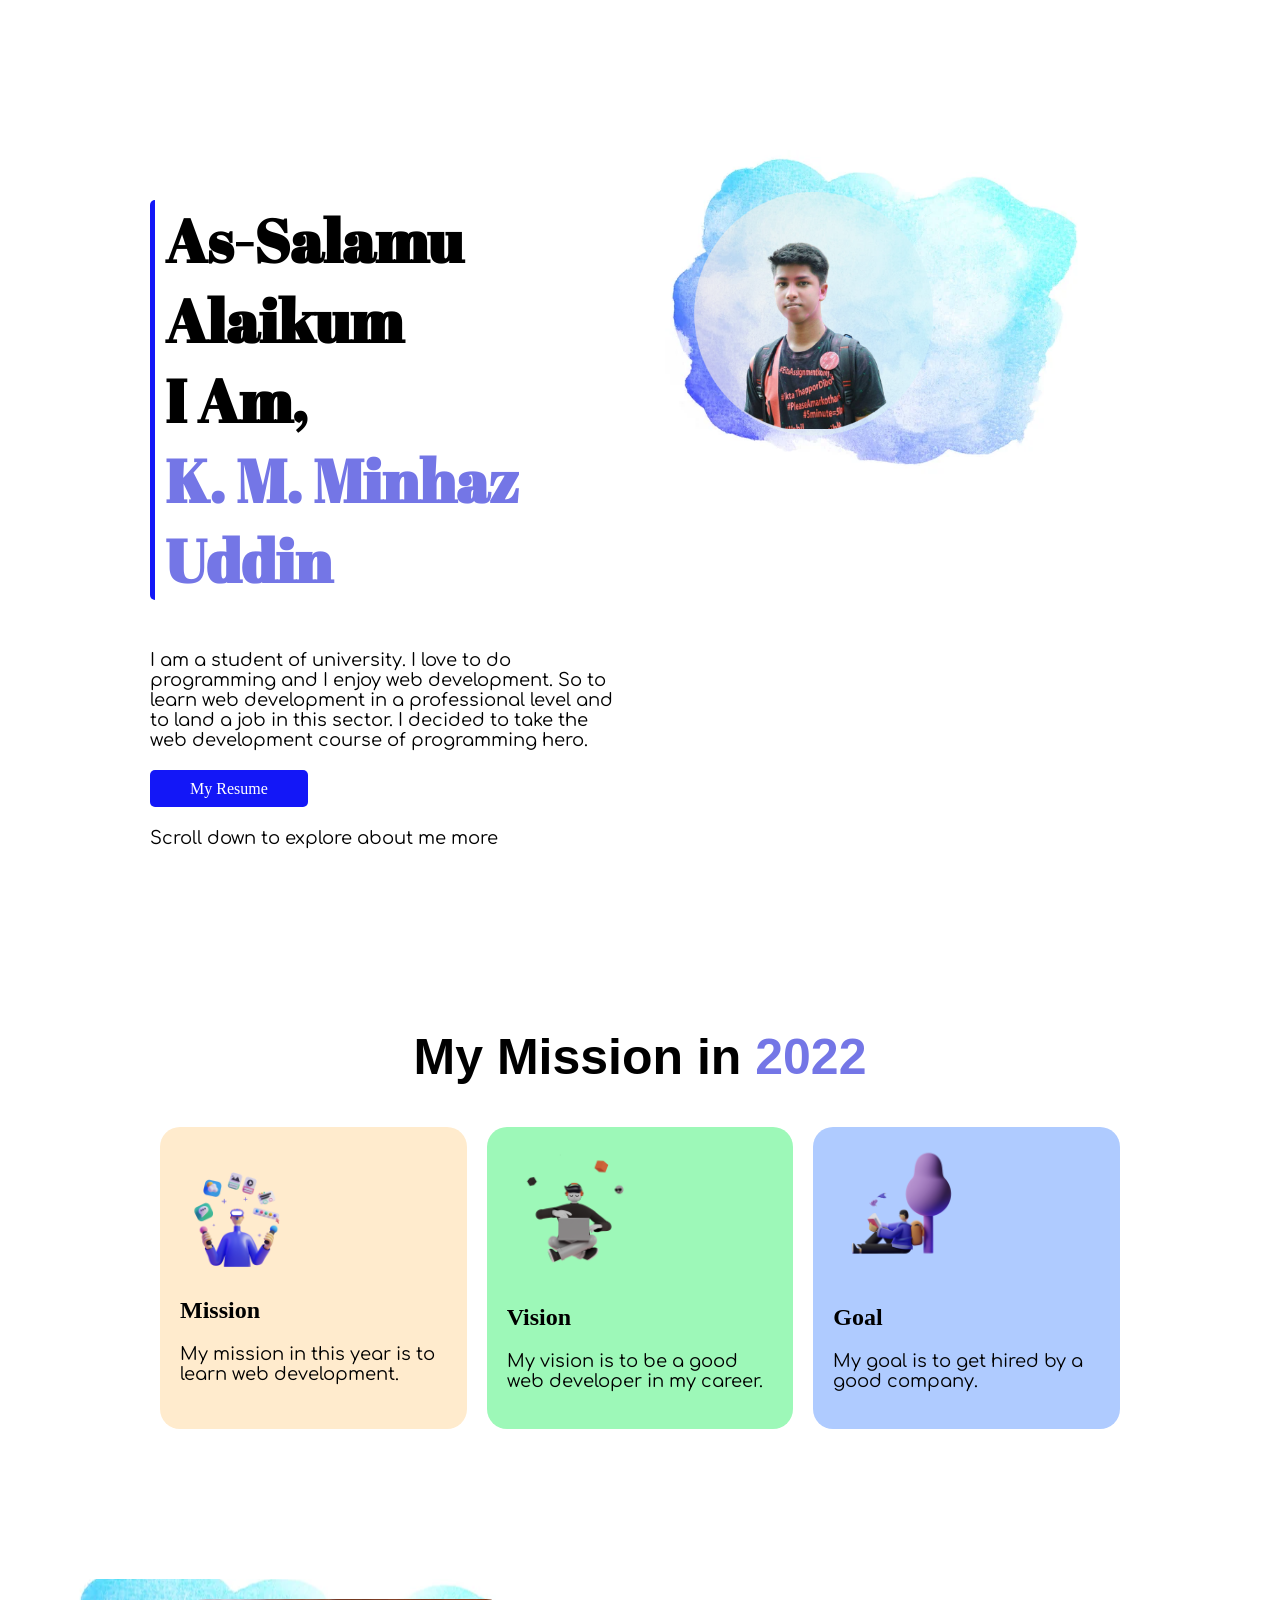
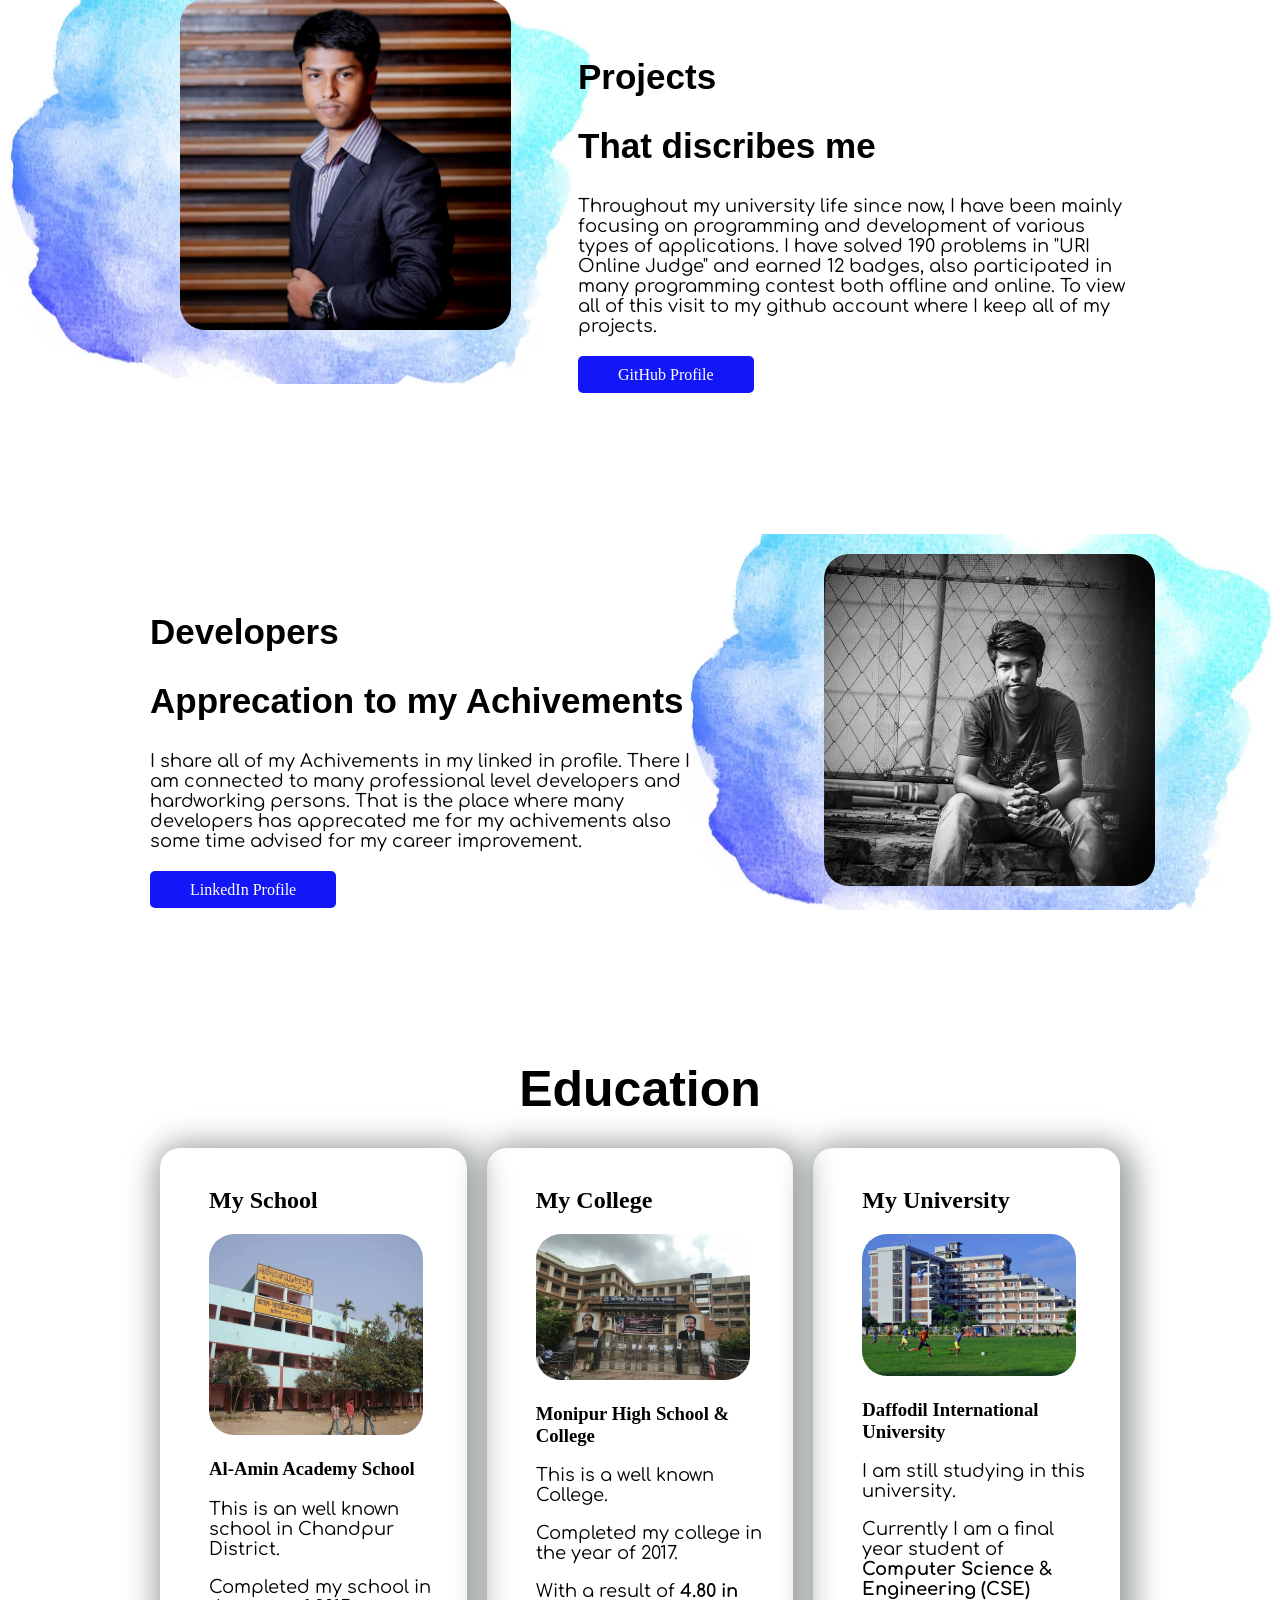
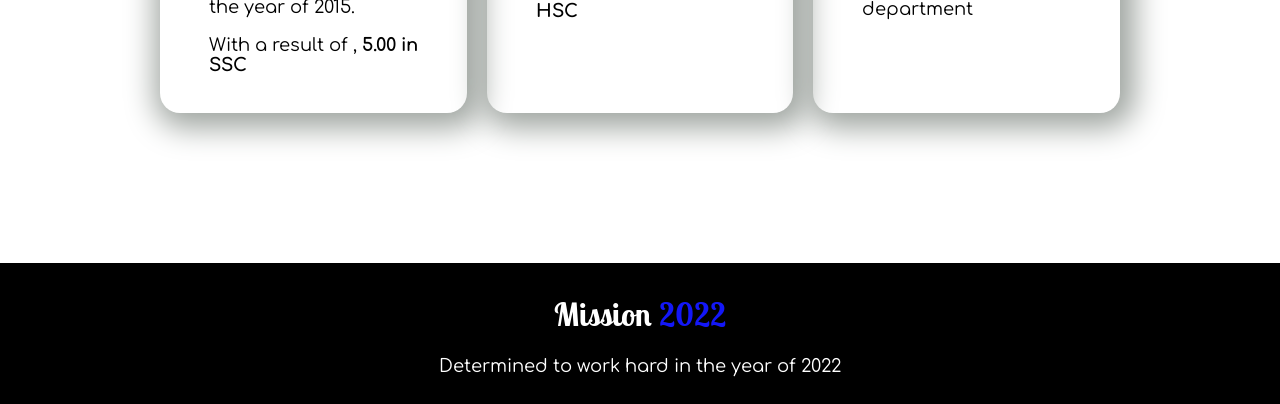
<file: index.htm>
<!DOCTYPE html>
<html lang="en">
  <head>
    <meta charset="UTF-8" />
    <meta http-equiv="X-UA-Compatible" content="IE=edge" />
    <meta name="viewport" content="width=device-width, initial-scale=1.0" />
    <title> My Portfolio </title>
    <link rel="preconnect" href="https://fonts.googleapis.com" />
    <link rel="preconnect" href="https://fonts.gstatic.com" crossorigin />
    <link
      href="https://fonts.googleapis.com/css2?family=Abril+Fatface&family=Bakbak+One&family=Comfortaa:wght@300&family=DM+Serif+Display&family=Libre+Baskerville&family=Lobster&family=Lobster+Two&display=swap"
      rel="stylesheet"
    />
    <link rel="stylesheet" href="style.css" />
  </head>
  <body>

    <!-- Intro Section -->

    <section class="flexible all-margin">
      <div class="half-width">
        <div class="">
          <h1 class="stylish-writing left-border">
            As-Salamu Alaikum <br />
            I Am, <br />
            <span class="color-lightblue"> K. M. Minhaz Uddin </span>
          </h1>
        </div>
        <p class="gaps">
          I am a student of university. I love to do programming and I enjoy web
          development. So to learn web development in a professional level and
          to land a job in this sector. I decided to take the web development
          course of programming hero.
        </p>

        <a class="button-link" target="_blank" href=""> My Resume </a>

        <p class="gaps">Scroll down to explore about me more</p>
      </div>
      <div class="half-width left-padding">
        <img
          class="image-size"
          src="Images/round-images/bluish-background-me-round.png"
          alt=""
        />
      </div>
    </section>

    <!-- Mission 2022 Section -->

    <section class="second-section all-margin">
      <h1 class="text-center big-Header">
        My Mission in <span class="color-lightblue">2022</span>
      </h1>
      <div class="flexible">
        <div class="three-part card-view mission-background">
          <img
            class="half-width"
            src="Images/illustrator/illustrator-1.png"
            alt=""
          />
          <h2>Mission</h2>
          <p>My mission in this year is to learn web development.</p>
        </div>
        <div class="three-part card-view vission-background">
          <img
            class="half-width"
            src="Images/illustrator/illustrator-2.png"
            alt=""
          />
          <h2>Vision</h2>
          <p>My vision is to be a good web developer in my career.</p>
        </div>
        <div class="three-part card-view goal-background">
          <img
            class="half-width"
            src="Images/illustrator/illustrator-3.png"
            alt=""
          />
          <h2>Goal</h2>
          <p>My goal is to get hired by a good company.</p>
        </div>
      </div>
    </section>

    <!-- GitHub Section -->

    <section class="github-section">
      <div class="flexible all-margin">
        <div class="forty card-view">
          <img class="image-size" src="Images/formal.jpg" alt="" />
        </div>
        <div class="sixty topPadding">
          <h1 class="small-Header">Projects</h1>
          <h1 class="small-Header">That discribes me</h1>
          <p class="gaps">
            Throughout my university life since now, I have been mainly focusing
            on programming and development of various types of applications. I
            have solved 190 problems in "URI Online Judge" and earned 12 badges,
            also participated in many programming contest both offline and
            online. To view all of this visit to my github account where I keep
            all of my projects.
          </p>
          <a
            class="button-link"
            target="_blank"
            href="https://github.com/kmminhaz"
            >GitHub Profile</a
          >
        </div>
      </div>
    </section>

    <!-- LinkedIn Section -->

    <section class="linkedin-section">
      <div class="flexible all-margin">
        <div class="sixty topPadding">
          <h1 class="small-Header">Developers</h1>
          <h1 class="small-Header">Apprecation to my Achivements</h1>
          <p class="gaps">
            I share all of my Achivements in my linked in profile. There I am
            connected to many professional level developers and hardworking
            persons. That is the place where many developers has apprecated me
            for my achivements also some time advised for my career improvement.
          </p>
          <a
            class="button-link"
            target="_blank"
            href="https://www.linkedin.com/in/k-m-minhaz-uddin-587456163/"
            >LinkedIn Profile</a
          >
        </div>
        <div class="forty card-view">
          <img
            class="image-size left-margin"
            src="Images/black-white-landshape.jpg"
            alt=""
          />
        </div>
      </div>
    </section>

    <!-- Education Section -->

    <section class="all-margin education-section">
      <h1 class="big-Header text-center gaps">Education</h1>
      <div class="flexible">
        <div class="three-part card-view shadowBox left-padding">
          <h2>My School</h2>
          <img class="image-size" src="Images/institution/school.jpg" alt="" />
          <h3>Al-Amin Academy School</h3>
          <p>This is an well known school in Chandpur District.</p>
          <p>Completed my school in the year of 2015.</p>
          <p>With a result of ,<b> 5.00 in SSC </b></p>
        </div>
        <div class="three-part card-view shadowBox left-padding">
          <h2>My College</h2>
          <img class="image-size" src="Images/institution/college.jpg" alt="" />
          <h3>Monipur High School & College</h3>
          <p>This is a well known College.</p>
          <p>Completed my college in the year of 2017.</p>
          <p>With a result of <strong> 4.80 in HSC </strong></p>
        </div>
        <div class="three-part card-view shadowBox left-padding">
          <h2>My University</h2>
          <img
            class="image-size"
            src="Images/institution/university.jpg"
            alt=""
          />
          <h3>Daffodil International University</h3>
          <p>I am still studying in this university.</p>
          <p>
            Currently I am a final year student of
            <strong> Computer Science & Engineering (CSE) </strong> department
          </p>
        </div>
      </div>
    </section>

    <!-- Footer Section -->

    <footer>
      <h1>Mission <span class="color-darkblue"> 2022 </span></h1>
      <p>Determined to work hard in the year of 2022</p>
    </footer>
  </body>
</html>
</file>
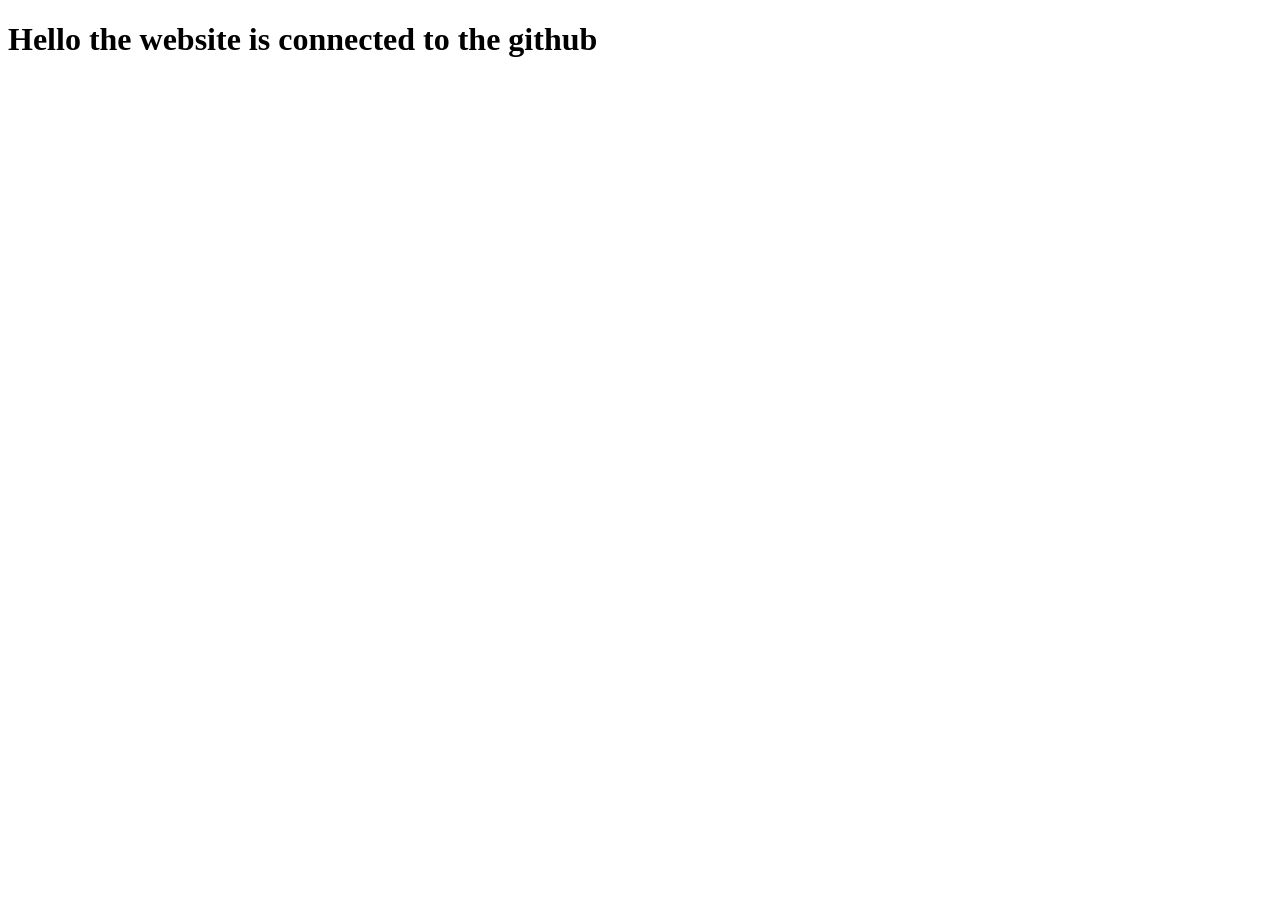
<file: index.html>
<!DOCTYPE html>
<html lang="en">
<head>
    <meta charset="UTF-8">
    <meta http-equiv="X-UA-Compatible" content="IE=edge">
    <meta name="viewport" content="width=device-width, initial-scale=1.0">
    <title>Document</title>
</head>
<body>
    <h1> Hello the website is connected to the github </h1>
</body>
</html>
</file>
<file: style.css>
body{
    margin: 0px;
}
p{
    font-family: 'Comfortaa', cursive;
    font-size: 18px;
}
.stylish-writing{
    font-family: 'Abril Fatface', cursive;
    padding-left: 10px;
    font-size: 60px;
}
.big-Header{
    font-size: 50px;
    font-family: Verdana, Geneva, Tahoma, sans-serif;
}
.small-Header{
    font-size: 35px;
    font-family: Verdana, Geneva, Tahoma, sans-serif;
}
.flexible{
    display: flex;
}
.half-width{
    width: 50%;
}
.forty{
    width: 40%;
}
.sixty{
    width: 60%;
}
.full-area{
    width: 100%;
}
.all-margin{
    margin: 150px;
}
.left-border{
    border-left: 5px solid rgb(19, 23, 247);
    border-radius: 5px;
}
.button-link{
    text-decoration: none;
    padding: 10px 40px;
    background-color: rgb(19, 23, 247);
    color: white;
    border-radius: 5px;
}
.gaps{
    margin-top: 30px;
    margin-bottom: 30px;
}
.color-lightblue{
    color: rgb(116, 118, 230);
}
.text-center{
    text-align: center;
}
.three-part{
    width: 33%;
}
.card-view{
    margin-left: 10px;
    margin-right: 10px;
    padding: 20px;
    border-radius: 20px;
}
.mission-background{
    background-color: blanchedalmond;
}
.vission-background{
    background-color: rgb(157, 248, 184);
}
.goal-background{
    background-color: rgb(175, 203, 255);
}
.image-size{
    width: 90%;
    border-radius: 25px;
}
.left-padding{
    padding-left: 5%;
}
footer{
    background-color: black;
    color: white;
    text-align: center;
    padding-top: 10px;
    padding-bottom: 10px;
}
footer h1{
    font-family: 'Lobster Two', cursive;
}
.color-darkblue{
    color: rgb(19, 23, 247);
}
.shadowBox{
    box-shadow: 5px 5px 30px 10px rgb(159, 165, 160);
}
.topPadding{
    padding-top: 5%;
}
.left-margin{
    margin-left: 25%;
}
.github-section{
    background-image: url("Images/background/bluish-background.png");
    background-repeat: no-repeat;
    background-position: left;
}
.linkedin-section{
    background-image: url("Images/background/bluish-background.png");
    background-repeat: no-repeat;
    background-position: right;
}

/* .................................... */
</file>
